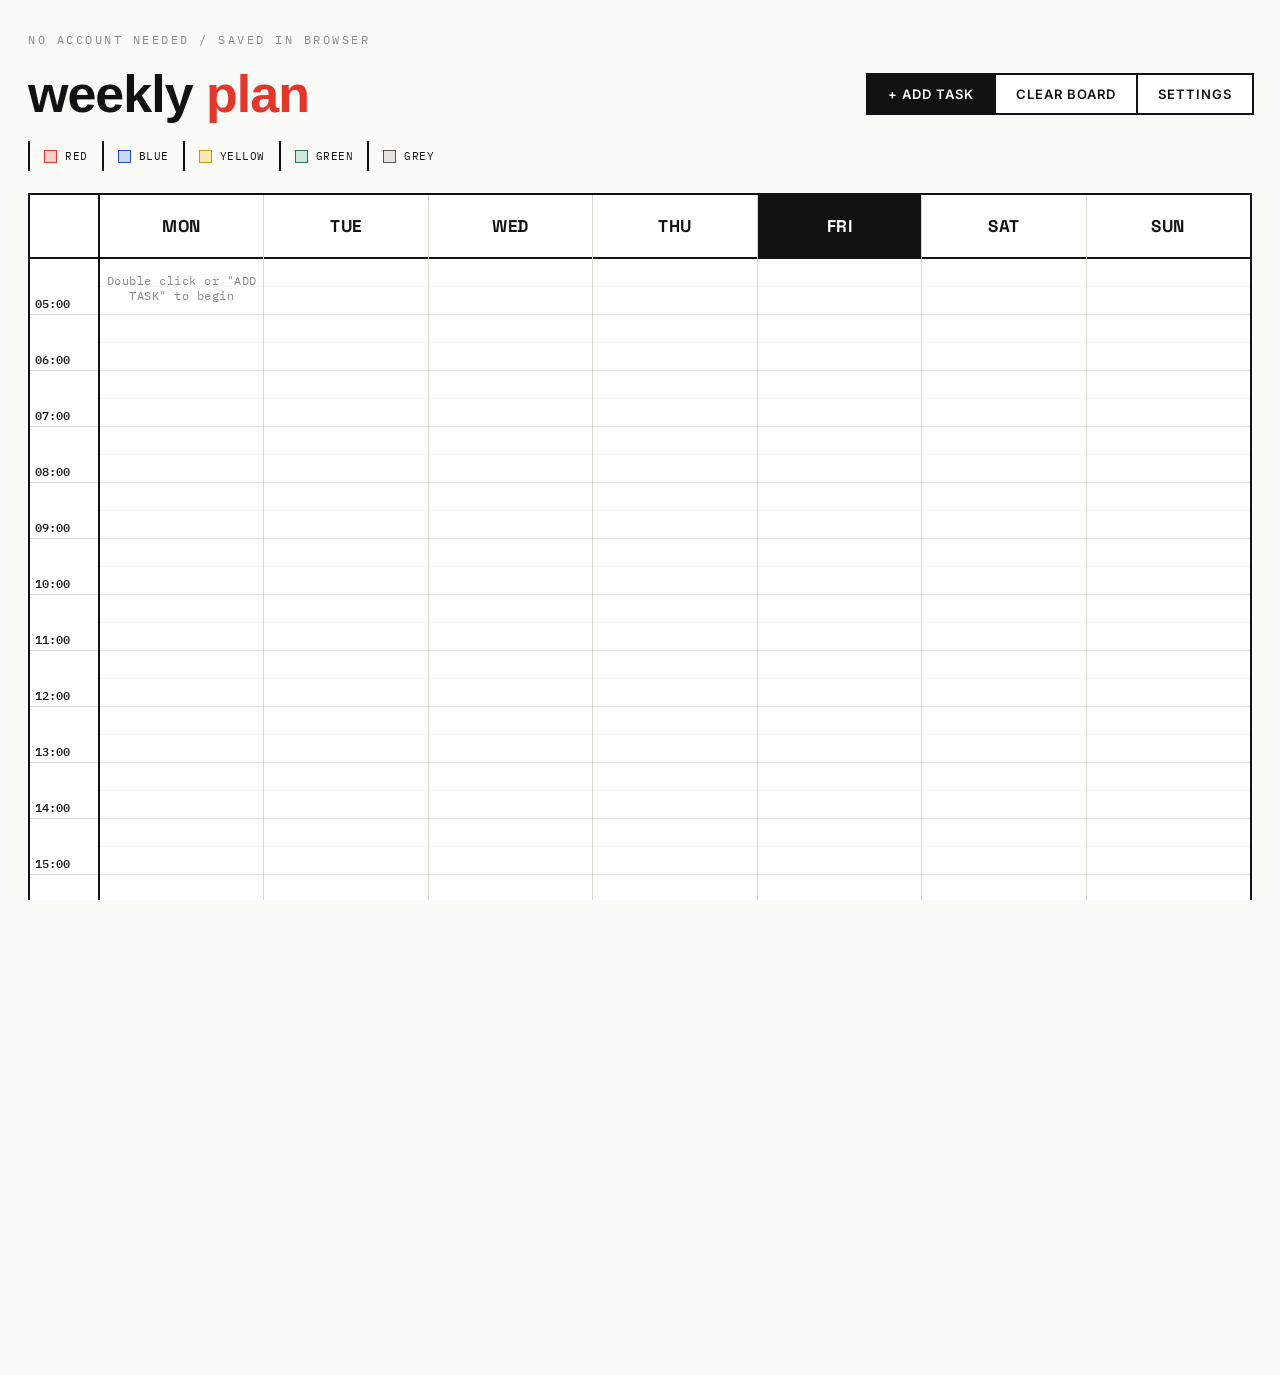
<file: index.html>
<!DOCTYPE html>
<html lang="en">
<head>
<meta charset="UTF-8">
<meta name="viewport" content="width=device-width, initial-scale=1.0">
<title>weekly — modular planner</title>
<link rel="preconnect" href="https://fonts.googleapis.com">
<link href="https://fonts.googleapis.com/css2?family=Space+Grotesk:wght@500;600;700&family=Inter:wght@400;500;600&family=IBM+Plex+Mono:wght@400;500;600&display=swap" rel="stylesheet">
<link rel="stylesheet" href="style.css">
</head>
<body>
<div id="app">

  <div class="eyebrow">NO ACCOUNT NEEDED / Saved in Browser</div>
  <div class="banner">
    <div>
      <h1>weekly <span>plan</span></h1>
    </div>
    <div class="toolbar">
      <button class="sketch-btn primary" id="addBtn">+ Add Task</button>
      <button class="sketch-btn ghost" id="clearBtn">Clear Board</button>
      <button class="sketch-btn ghost" id="settingsBtn">Settings</button>
    </div>
  </div>

  <div class="legend" id="legend"></div>

  <div class="board-wrap">
    <div class="grid" id="grid"></div>
  </div>

</div>

<div class="modal-overlay hidden" id="modalOverlay">
  <div class="modal">
    <h2 id="modalTitle">New Task</h2>
    <form id="taskForm">
      <div class="field">
        <label>Task</label>
        <input type="text" id="f-title" placeholder="e.g. Deep work, Gym, Cooking" required>
      </div>

      <div class="field" id="dayPickerWrap">
        <label id="dayPickerLabel">Day(s) — select multiple to repeat</label>
        <div class="day-picker" id="dayPicker"></div>
      </div>

      <div class="time-row">
        <div class="field">
          <label>Start</label>
          <input type="time" id="f-start" required>
        </div>
        <div class="field">
          <label>End</label>
          <input type="time" id="f-end" required>
        </div>
      </div>

      <div class="field">
        <label>Color</label>
        <div class="color-picker" id="colorPicker"></div>
      </div>

      <div class="field">
        <label>Notes</label>
        <textarea id="f-notes" placeholder="optional detail..."></textarea>
      </div>

      <div id="seriesHint" class="hint-small" style="display:none;"></div>

      <div class="modal-actions">
        <div class="left" id="deleteZone"></div>
        <div class="right">
          <button type="button" class="sketch-btn ghost" id="cancelBtn">Cancel</button>
          <button type="submit" class="sketch-btn primary" id="saveBtn">Save</button>
        </div>
      </div>
    </form>
  </div>
</div>
<script src="script.js"></script>
</body>
</html>
</file>
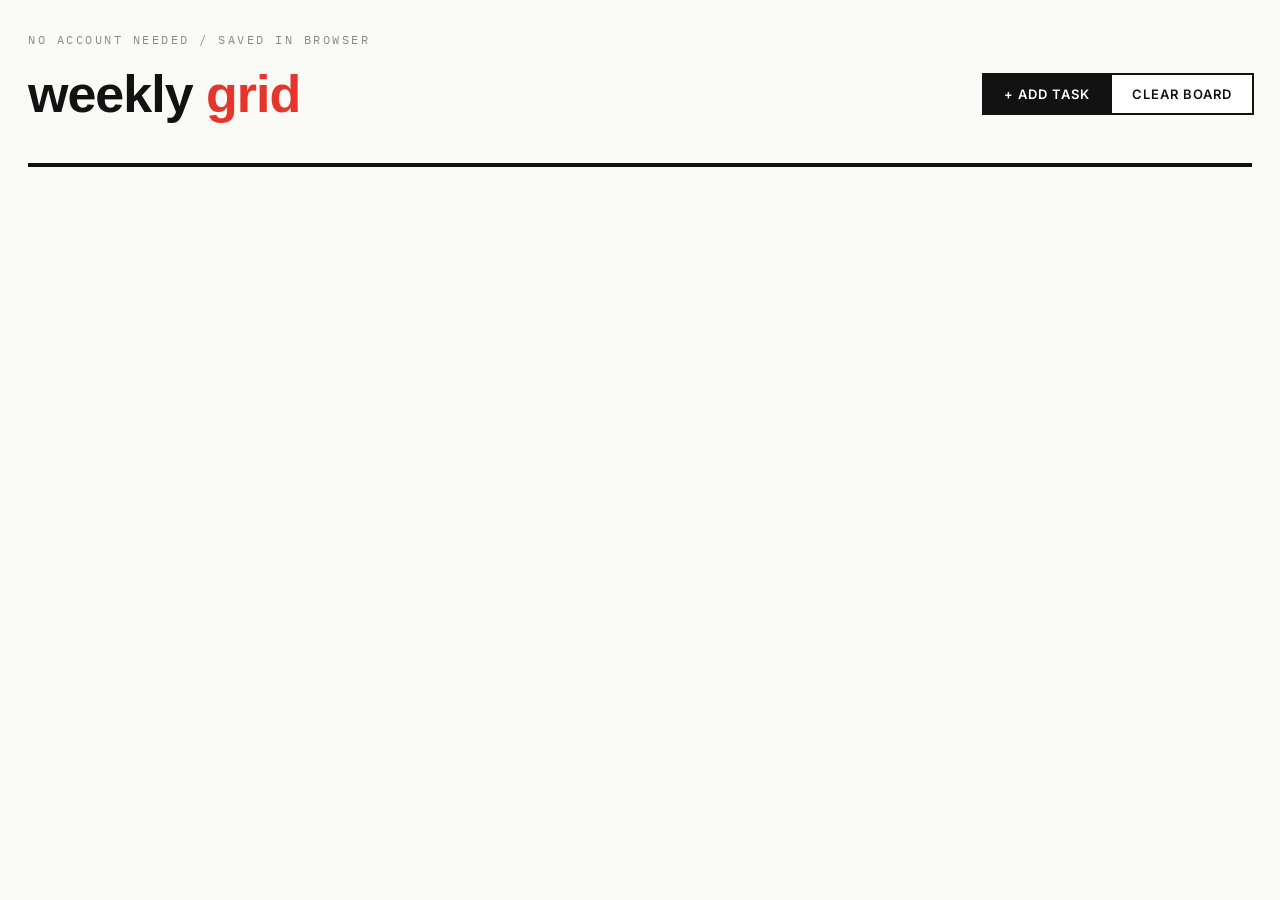
<file: intex.html>
<!DOCTYPE html>
<html lang="en">
<head>
<meta charset="UTF-8">
<meta name="viewport" content="width=device-width, initial-scale=1.0">
<title>weekly grid — modular planner</title>
<link rel="preconnect" href="https://fonts.googleapis.com">
<link href="https://fonts.googleapis.com/css2?family=Space+Grotesk:wght@500;600;700&family=Inter:wght@400;500;600&family=IBM+Plex+Mono:wght@400;500;600&display=swap" rel="stylesheet">
<link rel="stylesheet" href="style.css">
</head>
<body>
<div id="app">

  <div class="eyebrow">NO ACCOUNT NEEDED / Saved in Browser</div>
  <div class="banner">
    <div>
      <h1>weekly <span>grid</span></h1>
    </div>
    <div class="toolbar">
      <button class="sketch-btn primary" id="addBtn">+ Add Task</button>
      <button class="sketch-btn ghost" id="clearBtn">Clear Board</button>
    </div>
  </div>

  <div class="legend" id="legend"></div>

  <div class="board-wrap">
    <div class="grid" id="grid"></div>
  </div>

</div>

<div class="modal-overlay hidden" id="modalOverlay">
  <div class="modal">
    <h2 id="modalTitle">New Task</h2>
    <form id="taskForm">
      <div class="field">
        <label>Task</label>
        <input type="text" id="f-title" placeholder="e.g. Deep work, Gym, Client call" required>
      </div>

      <div class="field" id="dayPickerWrap">
        <label id="dayPickerLabel">Day(s) — select multiple to repeat</label>
        <div class="day-picker" id="dayPicker"></div>
      </div>

      <div class="time-row">
        <div class="field">
          <label>Start</label>
          <input type="time" id="f-start" required>
        </div>
        <div class="field">
          <label>End</label>
          <input type="time" id="f-end" required>
        </div>
      </div>

      <div class="field">
        <label>Color</label>
        <div class="color-picker" id="colorPicker"></div>
      </div>

      <div class="field">
        <label>Notes</label>
        <textarea id="f-notes" placeholder="optional detail..."></textarea>
      </div>

      <div id="seriesHint" class="hint-small" style="display:none;"></div>

      <div class="modal-actions">
        <div class="left" id="deleteZone"></div>
        <div class="right">
          <button type="button" class="sketch-btn ghost" id="cancelBtn">Cancel</button>
          <button type="submit" class="sketch-btn primary" id="saveBtn">Save</button>
        </div>
      </div>
    </form>
  </div>
</div>
<script src="script.js"></script>
</body>
</html>
</file>
<file: style.css>
:root {
  --paper: #fafaf7;
  --ink: #121212;
  --line: #121212;
  --line-soft: #d8d6cf;
  --red: #e4362b;
  --blue: #1e4fd8;
  --yellow: #f4c430;
  --green: #1e7a4c;
  --grey: #8c8a83;
  --white: #ffffff;
}

* { box-sizing: border-box; }

html, body {
  margin: 0; padding: 0; height: 100%;
  background: var(--paper);
  color: var(--ink);
  font-family: sans-serif;
  overflow-x: hidden;
}

#app { 
  position: relative; 
  z-index: 1; 
  max-width: 1440px; 
  margin: 0 auto; 
  padding: 32px 28px 50px; 
}

/* ---------- Header ---------- */
.eyebrow {
  font-family: 'IBM Plex Mono', monospace; font-size: 12px; letter-spacing: 2.5px;
  text-transform: uppercase; color: var(--grey); margin-bottom: 6px;
}

.banner {
  display: flex; align-items: flex-end; justify-content: space-between; flex-wrap: wrap; gap: 16px;
  margin-bottom: 0;
}

.banner h1 {
  font-family: sans-serif; font-weight: 700;
  font-size: 52px; line-height: .95; margin: 0; letter-spacing: -1px;
}

.banner h1 span { color: var(--red); }

.rule { height: 4px; background: var(--ink); margin: 16px 0 0; }
.rule.accent { height: 2px; background: var(--red); margin-top: 4px; }

.toolbar { display: flex; gap: 0; align-items: stretch; margin: 20px 0 4px; flex-wrap: wrap; }

button.sketch-btn {
  font-family: 'Inter', sans-serif; font-weight: 600; font-size: 13px; letter-spacing: 1px;
  text-transform: uppercase;
  background: var(--white); border: 2px solid var(--ink);
  padding: 11px 20px; cursor: pointer; color: var(--ink);
  border-radius: 0; margin-right: -2px;
}

button.sketch-btn:hover { background: var(--ink); color: var(--white); }
button.sketch-btn.primary { background: var(--ink); color: var(--white); }
button.sketch-btn.primary:hover { background: var(--red); border-color: var(--red); }
button.sketch-btn.ghost { background: var(--white); }
button.sketch-btn.ghost:hover { background: var(--white); color: var(--red); }
button.sketch-btn.small { font-size: 11px; padding: 6px 10px; letter-spacing: .5px; }
button.sketch-btn.danger { border-color: var(--red); color: var(--red); }
button.sketch-btn.danger:hover { background: var(--red); color: var(--white); }

/* ---------- Legend ---------- */
.legend {
  display: flex; gap: 0; flex-wrap: wrap; margin: 22px 0 22px; border-left: none;
}

.legend span {
  display: flex; align-items: center; gap: 8px; font-family: 'IBM Plex Mono', monospace; font-size: 11px;
  letter-spacing: .5px; text-transform: uppercase; padding: 8px 14px; border-left: 2px solid var(--ink);
}

.legend i { width: 13px; height: 13px; display: inline-block; border: 1.5px solid var(--ink); }

/* ---------- Grid ---------- */
.board-wrap {
  border: 2px solid var(--ink);
  background: var(--white);
  overflow: auto;
  position: relative;
  /* Smooth scrolling for touch devices */
  -webkit-overflow-scrolling: touch;
}

.grid { display: flex; min-width: 860px; position: relative; }

.time-gutter {
  width: 70px; flex: 0 0 70px;
  position: sticky; left: 0; z-index: 5;
  background: var(--white);
  border-right: 2px solid var(--ink);
}

.time-gutter .head-cell {
  height: 64px; border-bottom: 2px solid var(--ink);
  background: white;
}

.time-label {
  position: relative; height: 56px;
  border-bottom: 1px solid var(--line-soft);
  font-family: 'IBM Plex Mono', monospace;
}

.time-label .idx {
  position: absolute; top: 3px; left: 5px; font-size: 9px; color: var(--red); font-weight: 600;
}

.time-label .clock {
  position: absolute; bottom: 3px; left: 5px; font-size: 12px; font-weight: 500; color: var(--ink);
}

.day-col { flex: 1 1 0; min-width: 108px; position: relative; border-right: 1px solid var(--line-soft); }
.day-col:last-child { border-right: none; }

.day-head {
  height: 64px; border-bottom: 2px solid var(--ink);
  background: var(--white);
  display: flex; flex-direction: column; align-items: center; justify-content: center;
  position: sticky; top: 0; z-index: 4;
}

.day-head .num {
  font-family: 'IBM Plex Mono', monospace; font-size: 10px; color: var(--grey); letter-spacing: 1px;
}

.day-head .name {
  font-family: 'Space Grotesk', sans-serif; font-weight: 700; font-size: 17px; letter-spacing: .5px;
  text-transform: uppercase;
}

.day-head.is-today { background: var(--ink); }
.day-head.is-today .num { color: var(--red); }
.day-head.is-today .name { color: var(--white); }

.day-body {
  position: relative;
  background-image:
    repeating-linear-gradient(to bottom, transparent 0, transparent 55px, var(--line-soft) 56px),
    repeating-linear-gradient(to bottom, transparent 0, transparent 27px, #edece6 28px);
  background-size: 100% 56px, 100% 28px;
}

.day-col.drop-hover .day-body { background-color: rgba(228,54,43,.05); }

.now-line { position: absolute; left: 0; right: 0; height: 0; border-top: 2px solid var(--red); z-index: 3; pointer-events: none; }
.now-line::before {
  content: "NOW"; position: absolute; left: 0; top: -9px; font-size: 9px; letter-spacing: 1px;
  color: var(--white); background: var(--red); padding: 0 5px; font-family: 'IBM Plex Mono', monospace;
}

/* ---------- Task card ---------- */
.task {
  position: absolute; left: 2px; right: 2px;
  border: 2px solid var(--ink);
  border-radius: 0;
  padding: 6px 8px 4px;
  overflow: hidden; cursor: grab; user-select: none;
  z-index: 2;
}

.task:active { cursor: grabbing; }
.task.dragging { opacity: .88; z-index: 20; box-shadow: 5px 5px 0 rgba(0,0,0,.25); }

.task .idx-tag {
  position: absolute; top: 0; left: 0; font-family: 'IBM Plex Mono', monospace; font-size: 9px; font-weight: 600;
  background: var(--ink); color: var(--white); padding: 1px 4px;
}

.task .t-title {
  font-family: 'Space Grotesk', sans-serif; font-weight: 700; font-size: 13px; letter-spacing: .2px;
  line-height: 1.15; text-transform: uppercase; white-space: nowrap; overflow: hidden; text-overflow: ellipsis;
  padding-right: 14px; margin-top: 2px;
}

.task .t-time { font-family: 'IBM Plex Mono', monospace; font-size: 10.5px; opacity: .85; margin-top: 2px; }
.task .t-notes { font-family: 'Inter', sans-serif; font-size: 11px; opacity: .85; margin-top: 3px;
  display: -webkit-box; -webkit-line-clamp: 2; -webkit-box-orient: vertical; overflow: hidden; }

.task .resize-handle { position: absolute; left: 0; right: 0; bottom: 0; height: 9px; cursor: ns-resize; }
.task .resize-handle::after {
  content: "˙ ˙ ˙"; position: absolute; left: 50%; bottom: -3px; transform: translateX(-50%);
  font-size: 10px; letter-spacing: 2px; opacity: .6;
}

.task .del-x {
  position: absolute; top: 1px; right: 3px; font-family: 'IBM Plex Mono', monospace; font-size: 12px;
  line-height: 1; cursor: pointer; width: 16px; height: 16px; text-align: center; opacity: .55;
}

.task .del-x:hover { opacity: 1; }

.empty-hint {
  position: absolute; top: 14px; left: 0; right: 0; text-align: center;
  color: var(--grey); font-family: 'IBM Plex Mono', monospace; font-size: 11.5px; letter-spacing: .5px;
  pointer-events: none;
}

/* ---------- Modal ---------- */
.modal-overlay { position: fixed; inset: 0; background: rgba(18,18,18,.55); display: flex; align-items: center; justify-content: center; z-index: 100; padding: 16px; }
.modal-overlay.hidden { display: none; }

.modal {
  background: var(--white); border: 2px solid var(--ink);
  border-radius: 0; width: 100%; max-width: 440px; padding: 26px 26px 22px;
  max-height: 90vh; overflow: auto;
}

.modal h2 {
  font-family: 'Space Grotesk', sans-serif; font-size: 24px; margin: 0 0 4px; font-weight: 700;
  text-transform: uppercase; letter-spacing: -.5px;
}

.modal .rule.accent { margin-bottom: 16px; }
.field { margin-bottom: 15px; }

.field label {
  display: block; font-family: 'IBM Plex Mono', monospace; font-size: 10.5px; letter-spacing: 1px;
  text-transform: uppercase; color: var(--grey); margin-bottom: 5px;
}

.field input[type=text], .field textarea, .field input[type=time] {
  width: 100%; font-family: 'Inter', sans-serif; font-size: 14.5px;
  border: 2px solid var(--ink); border-radius: 0;
  background: var(--white); padding: 8px 9px; color: var(--ink);
}

.field textarea { resize: vertical; min-height: 44px; }
.time-row { display: flex; gap: 12px; }
.time-row .field { flex: 1; }

.day-picker { display: flex; gap: 0; flex-wrap: wrap; border: 2px solid var(--ink); border-left: none; width: fit-content; }
.day-chip {
  border-left: 2px solid var(--ink); width: 36px; height: 36px;
  display: flex; align-items: center; justify-content: center; font-size: 12px;
  cursor: pointer; background: var(--white); font-family: 'IBM Plex Mono', monospace; font-weight: 600;
}

.day-chip.active { background: var(--ink); color: var(--white); }
.color-picker { display: flex; gap: 8px; flex-wrap: wrap; }
.color-dot { width: 30px; height: 30px; border-radius: 0; border: 2px solid var(--ink); cursor: pointer; position: relative; }
.color-dot.active::after { content: "\2713"; position: absolute; inset: 0; display: flex; align-items: center; justify-content: center; font-size: 14px; font-weight: bold; }

.modal-actions { display: flex; justify-content: space-between; align-items: center; gap: 8px; margin-top: 18px; flex-wrap: wrap; }
.modal-actions .left { display: flex; gap: 8px; flex-wrap: wrap; }
.modal-actions .right { display: flex; gap: 8px; flex-wrap: wrap; }
.hint-small { font-family: 'IBM Plex Mono', monospace; font-size: 10.5px; color: var(--grey); margin-top: -6px; margin-bottom: 10px; }

/* ---------- Mobile Responsiveness ---------- */
@media (max-width: 768px) {
  /* Reclaim screen real estate by reducing outer padding */
  #app { 
    padding: 16px 12px 24px; 
  }
  
  /* Scale down header for smaller screens */
  .banner h1 { 
    font-size: 36px; 
  }
  
  /* Ensure toolbar buttons span full width or wrap cleanly */
  .toolbar {
    margin: 12px 0 4px;
    gap: 8px;
  }
  
  button.sketch-btn {
    flex: 1 1 auto; /* Allows buttons to stretch to fill empty space */
    text-align: center;
    margin-right: 0;
  }
  
  /* Compress the time gutter so days have more room */
  .time-gutter {
    width: 50px;
    flex: 0 0 50px;
  }
  
  .time-label .clock {
    font-size: 10px; /* Prevent long times like 10:00 PM from wrapping awkwardly */
    left: 2px;
  }
  
  /* Give day columns a slightly larger minimum width to ensure task text is readable */
  .day-col { 
    min-width: 120px; 
  }

  /* Make sure modal handles virtual keyboards well on mobile */
  .modal-overlay {
    padding: 0; /* Remove overlay padding so modal can touch edges */
    align-items: flex-end; /* Bring modal to bottom to avoid keyboard covering it */
  }

  .modal {
    max-width: 100%;
    border-left: none;
    border-right: none;
    border-bottom: none;
    max-height: 85vh; /* Keep some overlay visible at top */
    padding: 20px 16px;
  }
  
  /* Stack time inputs in the modal so they don't get squished */
  .time-row {
    flex-direction: column;
    gap: 0;
  }
  
  .time-row .field { margin-bottom: 12px; }

  /* Stack modal actions to ensure touch targets are large enough */
  .modal-actions {
    flex-direction: column;
    align-items: stretch;
  }
  
  .modal-actions .left, 
  .modal-actions .right {
    flex-direction: column;
    width: 100%;
  }
  
  .modal-actions button {
    width: 100%;
    margin-bottom: 8px;
  }
}
</file>
